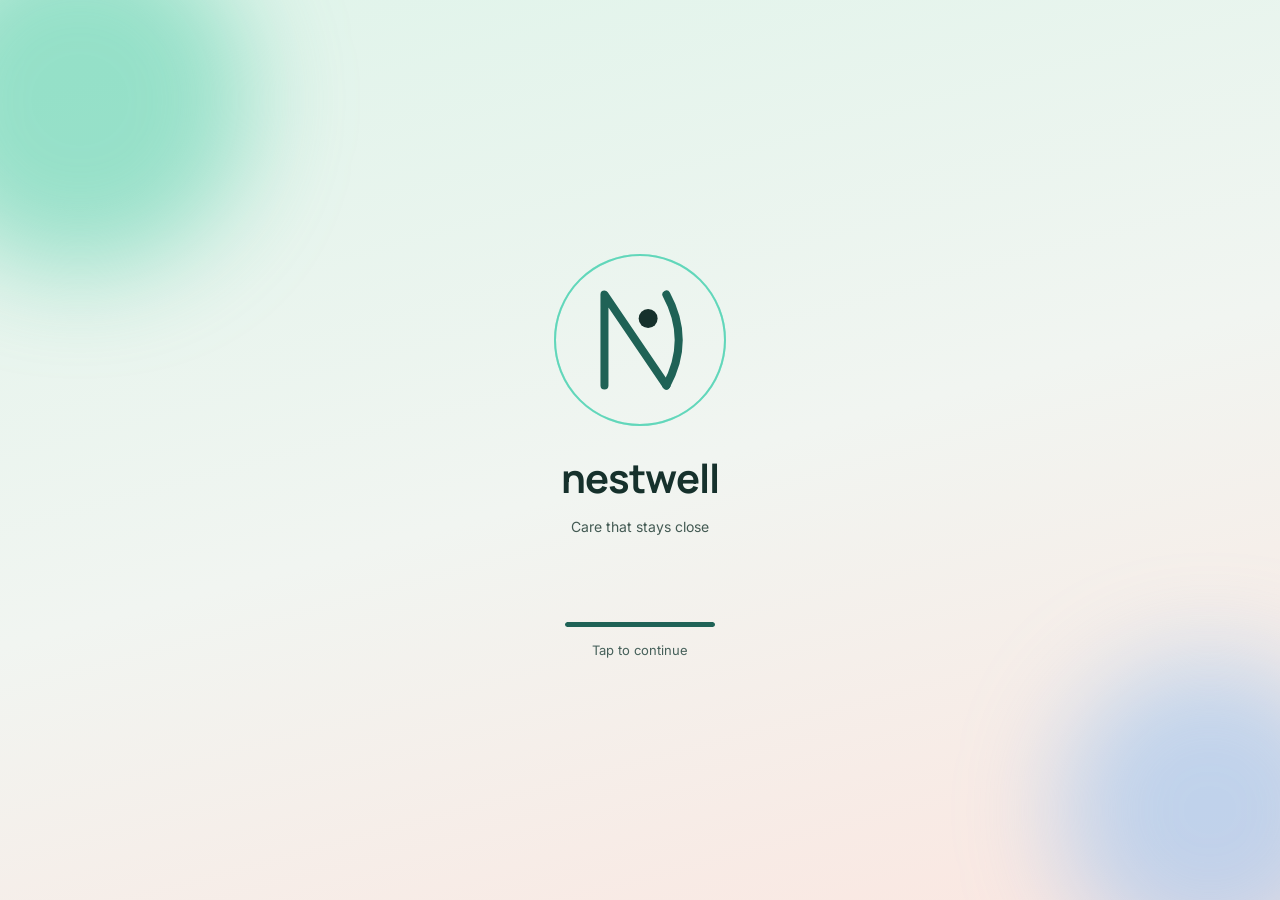
<file: index.html>
<!doctype html>
<html lang="en">
<head>
  <meta charset="utf-8">
  <meta name="viewport" content="width=device-width, initial-scale=1, viewport-fit=cover">
  <title>NestWell patient prototype</title>
  <meta name="description" content="Interactive prototype of the NestWell remote patient monitoring patient app: phone and desktop, light and dark.">
  <link rel="preconnect" href="https://fonts.googleapis.com"><link rel="preconnect" href="https://fonts.gstatic.com" crossorigin>
  <link href="https://fonts.googleapis.com/css2?family=Inter:wght@400;500;600&family=Manrope:wght@500;600;700;800&display=swap" rel="stylesheet">
  <link rel="stylesheet" href="styles/tokens.css">
  <link rel="stylesheet" href="styles/app.css">
</head>
<body>
  <button class="skip" type="button" id="skip">Skip to content</button>
  <div id="root"></div>
  <noscript>This prototype needs JavaScript.</noscript>
  <script type="module" src="src/main.js"></script>
</body>
</html>
</file>
<file: styles/tokens.css>
/* NestWell · Bioluminescent Glass tokens.
   Light = frosted porcelain glass with a mint haze. Dark = deep teal with light that glows from inside.
   Every text/background pairing below is AA or better; control boundaries are ≥ 3:1. */
:root {
  --font-head: "Manrope", system-ui, sans-serif;
  --font-body: "Inter", system-ui, sans-serif;
  --r-card: 24px;
  --r-ctrl: 16px;
  --r-pill: 999px;
  --gap: 16px;
  --focus-w: 3px;
  --ease: cubic-bezier(.22, 1, .36, 1);
  color-scheme: light;
}

body[data-nw="light"], body:not([data-nw]) {
  --bg: #f1f5f1;
  --bg-glow-1: rgba(160, 226, 204, 0.70);   /* mint */
  --bg-glow-2: rgba(252, 214, 206, 0.55);   /* blush */
  --bg-glow-3: rgba(198, 226, 244, 0.65);   /* sky */
  --surface: #ffffff;
  --surface-2: #f5faf7;
  --surface-3: #e8f1ec;
  --glass: rgba(255, 255, 255, 0.50);
  --glass-strong: rgba(255, 255, 255, 0.72);
  --glass-solid: rgba(255, 255, 255, 0.96);
  --orb-1: rgba(60, 200, 160, 0.46);
  --orb-2: rgba(255, 165, 145, 0.40);
  --orb-3: rgba(115, 180, 245, 0.42);
  --glass-edge: rgba(255, 255, 255, 0.90);       /* bevel highlight */
  --glass-line: rgba(36, 102, 90, 0.16);         /* decorative edge */
  --text: #16312c;        /* 13:1 */
  --text-2: #435a53;      /* 7.4:1 */
  --text-3: #46605a;      /* 6.4:1 on the glass */
  --brand: #1f6256;       /* 6.9:1 on white; white on brand 7.2:1 */
  --on-brand: #ffffff;
  --brand-soft: #d9f1e7;
  --accent: #35cda9;      /* glow only, never text */
  --border: rgba(36, 102, 90, 0.18);
  --control: #5f7f72;     /* 4.0:1 control boundary */
  --focus: #0f4f48;
  --glow: 0 0 0 1px rgba(53, 205, 169, 0.35), 0 8px 26px -6px rgba(53, 205, 169, 0.40);
  --shadow: 0 1px 0 var(--glass-edge) inset, 0 12px 32px -14px rgba(22, 49, 44, 0.22);
  --shadow-pop: 0 1px 0 var(--glass-edge) inset, 0 22px 48px -16px rgba(22, 49, 44, 0.32);
  --ok-fg: #1f6a47;   --ok-bg: #e4f4ea;
  --warn-fg: #7f5208; --warn-bg: #fff2da;
  --bad-fg: #a8202f;  --bad-bg: #ffe9e9;
  --info-fg: #1f5a96; --info-bg: #e6f1fb;
  --chart-1: #1f6256; --chart-2: #1f5a96; --chart-grid: rgba(36, 102, 90, 0.14);
  --nav-active-bg: #d9f1e7;
  --logo-stroke: #1f6256; --logo-dot: #16312c;
  --splash: linear-gradient(165deg, #dff4ea 0%, #f1f5f1 52%, #fbe6e0 100%);
  --page: #e4eae6;
}

body[data-nw="dark"] {
  color-scheme: dark;
  --bg: #062a2d;
  --bg-glow-1: rgba(53, 205, 169, 0.20);
  --bg-glow-2: rgba(120, 226, 214, 0.09);
  --bg-glow-3: rgba(12, 96, 90, 0.55);
  --surface: #0f4043;
  --surface-2: #14494c;
  --surface-3: #1a5659;
  --glass: rgba(18, 82, 84, 0.46);
  --glass-strong: rgba(14, 68, 70, 0.72);
  --glass-solid: rgba(10, 56, 58, 0.97);
  --orb-1: rgba(53, 205, 169, 0.36);
  --orb-2: rgba(120, 226, 214, 0.16);
  --orb-3: rgba(14, 150, 140, 0.42);
  --glass-edge: rgba(150, 245, 224, 0.22);
  --glass-line: rgba(127, 224, 200, 0.30);
  --text: #f4f7f6;        /* 15:1 */
  --text-2: #e2e8e6;      /* 12:1 neutral light grey */
  --text-3: #d3dbd8;      /* 9:1 even on the brightest glow */
  --brand: #7fe0c8;       /* fill colour; text on it is dark */
  --on-brand: #052a2c;
  --brand-soft: rgba(127, 224, 200, 0.16);
  --accent: #7fe0c8;
  --border: rgba(127, 224, 200, 0.26);
  --control: #8fb2a8;     /* 5.5:1 control boundary */
  --focus: #b9f5e8;
  --glow: 0 0 0 1px rgba(127, 224, 200, 0.55), 0 0 26px -2px rgba(53, 205, 169, 0.45);
  --shadow: 0 1px 0 var(--glass-edge) inset, 0 0 0 1px rgba(127, 224, 200, 0.06), 0 14px 34px -16px rgba(0, 0, 0, 0.65);
  --shadow-pop: 0 1px 0 var(--glass-edge) inset, 0 0 30px -4px rgba(53, 205, 169, 0.35), 0 24px 52px -16px rgba(0, 0, 0, 0.75);
  /* one colour family for every alert in dark mode: meaning comes from the icon and the label */
  --ok-fg: #b6f3e5;   --ok-bg: rgba(127, 224, 200, 0.14);
  --warn-fg: #b6f3e5; --warn-bg: rgba(127, 224, 200, 0.14);
  --bad-fg: #b6f3e5;  --bad-bg: rgba(127, 224, 200, 0.14);
  --info-fg: #b6f3e5; --info-bg: rgba(127, 224, 200, 0.14);
  --chart-1: #7fe0c8; --chart-2: #c9f6ec; --chart-grid: rgba(127, 224, 200, 0.18);
  --nav-active-bg: rgba(127, 224, 200, 0.18);
  --logo-stroke: #f4f7f6; --logo-dot: #f4f7f6;
  --splash: radial-gradient(80% 60% at 50% 30%, #0d5558 0%, #062a2d 62%, #041d20 100%);
  --page: #021416;
}
</file>
<file: styles/app.css>
/* NestWell patient app · glass + bioluminescence. Tokens live in tokens.css. */
*,*::before,*::after{box-sizing:border-box}
html,body{margin:0;height:100%}
body{font-family:var(--font-body);color:var(--text);background:var(--page,#e4eae6);-webkit-font-smoothing:antialiased;font-size:16px;line-height:1.5}
h1,h2,h3,h4{font-family:var(--font-head);margin:0;letter-spacing:-.012em;line-height:1.2;text-wrap:balance}
p{margin:0}
button{font:inherit;color:inherit;cursor:pointer;border:0;background:none;padding:0;-webkit-tap-highlight-color:transparent}
a{color:inherit}
:focus-visible{outline:var(--focus-w) solid var(--focus);outline-offset:3px;border-radius:10px}
.sr-only{position:absolute;width:1px;height:1px;overflow:hidden;clip:rect(0 0 0 0);white-space:nowrap}
.skip{position:absolute;left:8px;top:-60px;z-index:100;background:#0c201f;color:#fff;padding:12px 18px;border-radius:12px;font-weight:600}
.skip:focus{top:8px}
@media (prefers-reduced-motion:reduce){*,*::before,*::after{animation:none!important;transition:none!important;scroll-behavior:auto!important}}

/* ── prototype toolbar (outside the app) ── */
.proto-bar{position:sticky;top:0;z-index:50;display:flex;flex-wrap:wrap;gap:10px 18px;align-items:center;justify-content:space-between;padding:10px 20px;background:#07191b;color:#f4f7f6;font-size:14px}
.proto-bar .brand{font-family:var(--font-head);font-weight:800;letter-spacing:-.02em;font-size:16px}
.proto-bar .group{display:flex;gap:6px;align-items:center;flex-wrap:wrap}
.proto-bar .lbl{color:#cfd7d4;margin-right:2px}
.seg{display:inline-flex;background:#143436;border-radius:var(--r-pill);padding:3px}
.seg button{padding:6px 14px;border-radius:var(--r-pill);min-height:36px;color:#eaf0ee;transition:background .2s,transform .15s}
.seg button:hover{transform:scale(1.05)}
.seg button[aria-pressed="true"]{background:#f4f7f6;color:#07191b;font-weight:600}
.chk{display:inline-flex;gap:8px;align-items:center;color:#eaf0ee;min-height:44px}
.chk input{width:20px;height:20px;accent-color:#7fe0c8}
.stage{display:flex;justify-content:center;padding:24px 16px 40px}
.stage[data-device="phone"]{align-items:flex-start}

/* ── app frame + ambient light ── */
.app{container-type:inline-size;container-name:app;position:relative;background:var(--bg);color:var(--text);overflow:hidden;isolation:isolate;display:flex;flex-direction:column}
.stage[data-device="phone"] .app{width:390px;height:812px;border-radius:46px;border:10px solid #07191b;box-shadow:0 30px 60px -20px rgba(0,0,0,.55)}
.stage[data-device="desktop"] .app{width:min(1280px,100%);height:min(820px,calc(100vh - 110px));border-radius:20px;box-shadow:0 30px 60px -24px rgba(0,0,0,.4)}
.stage[data-device="full"] .app{width:100%;height:calc(100vh - 56px);border-radius:0}
.app::before{content:"";position:absolute;inset:0;z-index:-2;pointer-events:none;
  background:radial-gradient(60% 42% at 6% 0%,var(--bg-glow-1),transparent 70%),radial-gradient(50% 40% at 100% 18%,var(--bg-glow-2),transparent 70%),radial-gradient(60% 42% at 72% 100%,var(--bg-glow-3),transparent 70%)}
.app::after{content:"";position:absolute;z-index:-1;pointer-events:none;width:46%;aspect-ratio:1;left:-8%;bottom:-10%;border-radius:50%;
  background:radial-gradient(circle,var(--bg-glow-1),transparent 66%);filter:blur(20px);animation:drift 16s ease-in-out infinite alternate}
@keyframes drift{to{transform:translate(38%,-26%) scale(1.15)}}
.shell{display:grid;flex:1;min-height:0;grid-template-rows:1fr auto;grid-template-columns:minmax(0,1fr)}
.shell.no-nav{grid-template-rows:1fr}
.sidebar,.topbar{display:none}
.main{overflow-y:auto;overflow-x:hidden;position:relative;scrollbar-width:thin;scrollbar-color:var(--control) transparent}
.stage[data-device="phone"] .main{scrollbar-width:none}
.stage[data-device="phone"] .main::-webkit-scrollbar{display:none}
.page{padding:18px 18px 28px;display:flex;flex-direction:column;gap:18px;min-height:100%}
.status-bar{display:flex;justify-content:space-between;font-size:13px;font-weight:600;padding:12px 26px 0;flex:none}
.app[data-chrome="off"] .status-bar{display:none}

/* ── glass surfaces ── */
.card{position:relative;background:var(--glass);-webkit-backdrop-filter:blur(18px) saturate(150%);backdrop-filter:blur(18px) saturate(150%);border:1px solid var(--glass-line);border-radius:var(--r-card);padding:18px;box-shadow:var(--shadow)}
.card::before{content:"";position:absolute;inset:0;border-radius:inherit;pointer-events:none;background:linear-gradient(140deg,var(--glass-edge) 0%,transparent 38%);opacity:.55}
.card>*{position:relative}
.card.flat{box-shadow:none}
.card.pad-lg{padding:22px}
.card h3{font-size:16px}
.card.hover{transition:transform .28s var(--ease),box-shadow .28s var(--ease),border-color .28s}
.card.hover:hover,.card.hover:focus-visible{transform:translateY(-4px) scale(1.012);box-shadow:var(--shadow-pop);border-color:var(--accent)}
.card.hover:active{transform:translateY(-1px) scale(.995)}
.row{display:flex;gap:12px;align-items:center}
.row.sb{justify-content:space-between}
.col{display:flex;flex-direction:column;gap:12px}
.grid{display:grid;gap:var(--gap)}
.g2{grid-template-columns:repeat(2,minmax(0,1fr))}
.muted{color:var(--text-2)}
.tiny{font-size:14px;color:var(--text-2)}
.cap{font-size:13px;color:var(--text-3)}
.h1{font-size:28px;font-weight:800}
.h2{font-size:20px;font-weight:700}
.eyebrow{font-size:12.5px;font-weight:700;letter-spacing:.09em;text-transform:uppercase;color:var(--text-3)}
.stat{font-family:var(--font-head);font-weight:800;font-size:30px;line-height:1.1;font-variant-numeric:tabular-nums;letter-spacing:-.02em}
.unit{font-size:14px;font-weight:600;color:var(--text-2);margin-left:4px}
.ico{width:22px;height:22px;stroke:currentColor;fill:none;stroke-width:1.9;stroke-linecap:round;stroke-linejoin:round;flex:none}
.ico.sm{width:18px;height:18px}.ico.lg{width:30px;height:30px}
.ibox{width:46px;height:46px;border-radius:15px;display:grid;place-items:center;background:var(--brand-soft);color:var(--brand);flex:none;box-shadow:inset 0 1px 0 var(--glass-edge)}
body[data-nw="dark"] .ibox{color:var(--accent);box-shadow:inset 0 0 14px rgba(127,224,200,.12),0 0 18px -6px rgba(53,205,169,.5)}
.ibox.bad{background:var(--bad-bg);color:var(--bad-fg)}.ibox.warn{background:var(--warn-bg);color:var(--warn-fg)}.ibox.info{background:var(--info-bg);color:var(--info-fg)}.ibox.ok{background:var(--ok-bg);color:var(--ok-fg)}

/* ── controls ── */
.btn{position:relative;display:inline-flex;align-items:center;justify-content:center;gap:8px;min-height:50px;padding:0 24px;border-radius:var(--r-ctrl);font-weight:700;letter-spacing:.005em;transition:transform .2s var(--ease),box-shadow .25s,background .2s;text-decoration:none;overflow:hidden}
.btn.primary{background:var(--brand);color:var(--on-brand);box-shadow:0 8px 20px -10px var(--brand)}
body[data-nw="dark"] .btn.primary{box-shadow:0 0 0 1px rgba(255,255,255,.25) inset,0 0 26px -4px rgba(53,205,169,.65)}
.btn.primary::after{content:"";position:absolute;inset:0;background:linear-gradient(110deg,transparent 30%,rgba(255,255,255,.35) 50%,transparent 70%);transform:translateX(-120%);transition:transform .7s var(--ease)}
.btn.primary:hover{transform:translateY(-2px);box-shadow:var(--glow)}
.btn.primary:hover::after{transform:translateX(120%)}
.btn.ghost{background:var(--glass-strong);border:1.5px solid var(--control);color:var(--text)}
.btn.ghost:hover{transform:translateY(-2px);border-color:var(--accent);box-shadow:var(--glow)}
.btn:active{transform:scale(.97)}
.btn.block{width:100%}
.btn.sm{min-height:44px;padding:0 18px}
.btn[disabled]{opacity:.55;cursor:not-allowed;transform:none;box-shadow:none}
.btn.loading{pointer-events:none}
.btn.loading::before{content:"";width:18px;height:18px;border-radius:50%;border:2.5px solid currentColor;border-right-color:transparent;animation:spin .7s linear infinite}
@keyframes spin{to{transform:rotate(360deg)}}
.link{color:var(--brand);font-weight:700;text-decoration:underline;text-underline-offset:4px;text-decoration-thickness:1.5px;min-height:44px;display:inline-flex;align-items:center;transition:color .2s}
body[data-nw="dark"] .link{color:var(--accent)}
.link:hover{text-decoration-thickness:3px}
.field{display:flex;flex-direction:column;gap:7px}
.field label{font-size:14px;font-weight:700}
.input{min-height:50px;padding:0 16px;border-radius:var(--r-ctrl);border:1.5px solid var(--control);background:var(--glass-strong);color:var(--text);font:inherit;width:100%;transition:border-color .2s,box-shadow .25s}
.input:hover{border-color:var(--accent)}
.input:focus{outline:none;border-color:var(--accent);box-shadow:var(--glow)}
.input::placeholder{color:var(--text-3)}
select.input{padding-right:12px}
.tabs{display:flex;gap:4px;background:var(--surface-3);border:1px solid var(--glass-line);border-radius:var(--r-pill);padding:4px;overflow-x:auto;scrollbar-width:none}
.tabs::-webkit-scrollbar{display:none}
.tabs button{flex:1;min-height:44px;padding:0 16px;border-radius:var(--r-pill);font-weight:700;color:var(--text-2);white-space:nowrap;transition:background .25s var(--ease),color .2s,transform .2s,box-shadow .25s}
.tabs button:hover{color:var(--text);transform:translateY(-1px)}
.tabs button[aria-selected="true"]{background:var(--brand);color:var(--on-brand);box-shadow:var(--glow)}
.chip{display:inline-flex;align-items:center;gap:6px;padding:5px 11px;border-radius:var(--r-pill);font-size:13px;font-weight:700;background:var(--surface-3);color:var(--text)}
.chip.ok{background:var(--ok-bg);color:var(--ok-fg)}.chip.warn{background:var(--warn-bg);color:var(--warn-fg)}.chip.bad{background:var(--bad-bg);color:var(--bad-fg)}.chip.info{background:var(--info-bg);color:var(--info-fg)}
body[data-nw="dark"] .chip.ok,body[data-nw="dark"] .chip.warn,body[data-nw="dark"] .chip.bad,body[data-nw="dark"] .chip.info{border:1px solid var(--glass-line)}
.toggle{position:relative;width:56px;height:34px;border-radius:var(--r-pill);background:var(--surface-3);border:1.5px solid var(--control);flex:none;transition:background .25s,border-color .25s,box-shadow .25s}
.toggle::before{content:"";position:absolute;inset:-6px -2px}
.toggle::after{content:"";position:absolute;top:4px;left:4px;width:22px;height:22px;border-radius:50%;background:var(--control);transition:transform .35s cubic-bezier(.34,1.56,.64,1),background .2s}
.toggle[aria-checked="true"]{background:var(--brand);border-color:var(--brand);box-shadow:var(--glow)}
.toggle[aria-checked="true"]::after{transform:translateX(22px);background:var(--on-brand)}
.avatar{width:50px;height:50px;border-radius:50%;display:grid;place-items:center;font-family:var(--font-head);font-weight:800;background:linear-gradient(135deg,var(--brand-soft),var(--surface-3));color:var(--brand);border:2px solid var(--glass-edge);flex:none;box-shadow:0 0 0 1px var(--glass-line)}
body[data-nw="dark"] .avatar{color:var(--accent);box-shadow:0 0 18px -4px rgba(53,205,169,.6)}
.avatar.lg{width:92px;height:92px;font-size:30px}
.divider{height:1px;background:var(--border);border:0;margin:0}
.banner{display:flex;gap:10px;align-items:flex-start;padding:13px 15px;border-radius:var(--r-ctrl);font-size:14.5px;line-height:1.45}
.banner strong{font-weight:700}
.banner.warn{background:var(--warn-bg);color:var(--warn-fg)}.banner.info{background:var(--info-bg);color:var(--info-fg)}.banner.bad{background:var(--bad-bg);color:var(--bad-fg)}.banner.ok{background:var(--ok-bg);color:var(--ok-fg)}
body[data-nw="dark"] .banner{border:1px solid var(--glass-line);box-shadow:inset 0 0 22px rgba(127,224,200,.06)}

/* ── brand ── */
.logo-mark{display:block}
.logo-mark .ls{stroke:var(--logo-stroke)}.logo-mark .ld{fill:var(--logo-dot)}
body[data-nw="dark"] .logo-mark{filter:drop-shadow(0 0 10px rgba(127,224,200,.55))}
.logo-word{font-family:var(--font-head);font-weight:800;font-size:40px;letter-spacing:-.04em;line-height:1}
.logo-tag{font-size:15px;color:var(--text-2)}
.lockup{display:flex;align-items:center;gap:12px}
.lockup .logo-word{font-size:24px}

/* ── ECG line + loaders ── */
.ecg{width:100%;height:56px;display:block;color:var(--accent)}
.ecg path{fill:none;stroke:currentColor;stroke-width:2.6;stroke-linecap:round;stroke-linejoin:round;stroke-dasharray:300;stroke-dashoffset:300;animation:trace 2.4s linear infinite;filter:drop-shadow(0 0 5px currentColor)}
body[data-nw="light"] .ecg,body:not([data-nw]) .ecg{color:var(--brand)}
@keyframes trace{to{stroke-dashoffset:-300}}
.skeleton{border-radius:var(--r-card);min-height:90px;background:linear-gradient(100deg,var(--surface-3) 30%,var(--glass-strong) 50%,var(--surface-3) 70%);background-size:220% 100%;animation:shimmer 1.3s linear infinite;border:1px solid var(--glass-line)}
@keyframes shimmer{to{background-position:-120% 0}}
.loading-wrap{display:flex;flex-direction:column;gap:16px}
.pulse{animation:pulse 1.5s ease-in-out infinite}
@keyframes pulse{50%{transform:scale(1.12)}}
.beat{display:inline-block;animation:beat 1.4s ease-in-out infinite;transform-origin:center}
@keyframes beat{0%,100%{transform:scale(1)}14%{transform:scale(1.22)}28%{transform:scale(1)}42%{transform:scale(1.14)}}
.tick path{stroke-dasharray:40;stroke-dashoffset:40;animation:draw .6s .1s var(--ease) forwards}
@keyframes draw{to{stroke-dashoffset:0}}

/* ── entrance (only when the route changes) ── */
.app[data-enter] .page>*{animation:rise .55s var(--ease) both}
.app[data-enter] .page>*:nth-child(2){animation-delay:.05s}.app[data-enter] .page>*:nth-child(3){animation-delay:.1s}
.app[data-enter] .page>*:nth-child(4){animation-delay:.15s}.app[data-enter] .page>*:nth-child(5){animation-delay:.2s}
.app[data-enter] .page>*:nth-child(n+6){animation-delay:.25s}
@keyframes rise{from{opacity:0;transform:translateY(14px)}}

/* ── phone bottom navigation ── */
.bottom-nav{display:grid;grid-template-columns:repeat(5,1fr);align-items:end;margin:0 10px 12px;padding:16px 6px 8px;border-radius:30px;background:var(--glass-strong);-webkit-backdrop-filter:blur(20px);backdrop-filter:blur(20px);border:1px solid var(--glass-line);box-shadow:var(--shadow-pop)}
.bottom-nav button{display:flex;flex-direction:column;align-items:center;justify-content:center;gap:3px;min-height:52px;font-size:12.5px;font-weight:700;color:var(--text-2);border-radius:18px;transition:transform .25s var(--ease),background .25s,color .2s}
.bottom-nav button:hover{transform:translateY(-3px);color:var(--text)}
.bottom-nav button[aria-current="page"]{color:var(--brand);background:var(--nav-active-bg);box-shadow:var(--glow)}
body[data-nw="dark"] .bottom-nav button[aria-current="page"]{color:var(--accent)}
.bottom-nav .fab,.bottom-nav .fab[aria-current="page"]{background:var(--brand);color:var(--on-brand);border-radius:50%;width:56px;height:56px;min-height:56px;justify-self:center;margin-top:-10px;box-shadow:var(--glow)}
.bottom-nav .fab:hover{transform:translateY(-4px) scale(1.08)}
.bottom-nav .fab .ico{width:26px;height:26px}
.bottom-nav .fab[aria-current="page"]{outline:3px solid var(--nav-active-bg);outline-offset:2px}
.back{display:inline-flex;align-items:center;gap:6px;min-height:44px;font-weight:700;color:var(--text-2);transition:transform .2s,color .2s}
.back:hover{color:var(--text);transform:translateX(-3px)}

/* ── onboarding ── */
.splash{min-height:100%;background:var(--splash);display:flex;flex-direction:column;align-items:center;justify-content:center;text-align:center;gap:16px;padding:36px 28px}
.halo{position:relative;display:grid;place-items:center;width:150px;height:150px}
.halo::before,.halo::after{content:"";position:absolute;inset:0;border-radius:50%;border:1.5px solid var(--accent);opacity:.0;animation:ripple 3.2s ease-out infinite}
.halo::after{animation-delay:1.6s}
@keyframes ripple{0%{transform:scale(.55);opacity:.7}100%{transform:scale(1.35);opacity:0}}
.dots{display:flex;gap:8px;justify-content:center}
.dots i{width:8px;height:8px;border-radius:50%;background:var(--control);opacity:.5;transition:width .35s var(--ease),opacity .3s}
.dots i.on{width:28px;border-radius:8px;opacity:1;background:var(--brand)}
body[data-nw="dark"] .dots i.on{box-shadow:var(--glow)}
.auth-wrap{min-height:100%;display:flex;flex-direction:column;justify-content:center;padding:24px 22px;gap:18px}

/* ── measure ring ── */
.ring{--p:0;width:224px;height:224px;border-radius:50%;display:grid;place-items:center;background:conic-gradient(var(--accent) calc(var(--p)*1%),var(--surface-3) 0);margin:0 auto;position:relative;box-shadow:0 0 40px -6px rgba(53,205,169,.45)}
.ring::before{content:"";position:absolute;inset:14px;border-radius:50%;background:var(--glass-strong)}
.ring>div{position:relative;text-align:center}
.steps{display:flex;gap:6px}.steps i{flex:1;height:6px;border-radius:6px;background:var(--surface-3);transition:background .4s}.steps i.on{background:var(--brand);box-shadow:0 0 10px -1px var(--accent)}

/* ── charts ── */
.chart{width:100%;height:auto;display:block}
.chart .grid{stroke:var(--chart-grid);stroke-width:1}
.chart text{fill:var(--text-2);font-size:11.5px;font-family:var(--font-body)}
.chart .line{fill:none;stroke:var(--chart-1);stroke-width:2.8;stroke-linecap:round;stroke-linejoin:round}
.chart .line2{fill:none;stroke:var(--chart-2);stroke-width:2.6;stroke-dasharray:6 5;stroke-linecap:round}
.chart .area{fill:var(--chart-1);opacity:.16}
body[data-nw="dark"] .chart .line{filter:drop-shadow(0 0 5px rgba(127,224,200,.7))}
.chart .line{stroke-dasharray:1200;stroke-dashoffset:0}
.app[data-enter] .chart .line{animation:drawline 1.1s var(--ease) both}
@keyframes drawline{from{stroke-dashoffset:1200}}
.spark{width:100%;height:44px}
table.data{width:100%;border-collapse:collapse;font-size:14.5px}
table.data th,table.data td{text-align:left;padding:10px 6px;border-bottom:1px solid var(--border)}
table.data th{color:var(--text-2);font-weight:700}

/* ── lists ── */
.list{display:flex;flex-direction:column;gap:10px}
.item{position:relative;display:flex;gap:13px;align-items:center;padding:13px 14px;min-height:60px;border-radius:var(--r-ctrl);background:var(--glass-strong);border:1px solid var(--glass-line);text-align:left;width:100%;transition:transform .25s var(--ease),box-shadow .25s,border-color .25s}
button.item:hover,a.item:hover{transform:translateY(-3px);box-shadow:var(--shadow-pop);border-color:var(--accent)}
button.item:active{transform:scale(.99)}
.item .grow{flex:1;min-width:0}
.item .t{font-weight:700}
.item .s{font-size:14px;color:var(--text-2)}
.item.unread{border-color:var(--control);box-shadow:inset 4px 0 0 var(--accent)}
.item[aria-checked="true"]{border-color:var(--accent)}
.check{width:30px;height:30px;border-radius:50%;border:2px solid var(--control);display:grid;place-items:center;flex:none;color:transparent;transition:background .25s,border-color .25s,transform .3s cubic-bezier(.34,1.56,.64,1)}
.check.on{background:var(--brand);border-color:var(--brand);color:var(--on-brand);box-shadow:var(--glow)}
.item[data-pop] .check.on{animation:pop .45s cubic-bezier(.34,1.56,.64,1)}
@keyframes pop{0%{transform:scale(.6)}60%{transform:scale(1.25)}100%{transform:scale(1)}}
.thumb{width:76px;height:76px;border-radius:18px;flex:none;display:grid;place-items:center;color:#fff;box-shadow:inset 0 1px 0 rgba(255,255,255,.35)}

/* ── vital card ── */
.vcard{display:flex;flex-direction:column;gap:8px;width:100%;text-align:left;min-height:176px}
.vcard .vtop{display:flex;justify-content:space-between;align-items:center;gap:8px}
.vcard .vlabel{font-weight:700;font-size:14.5px}
.vcard .vval{display:flex;flex-direction:column;gap:0}
.vcard .vval .unit{margin:2px 0 0}
.vcard .vtrend{display:flex;align-items:flex-end;justify-content:space-between;gap:8px;margin-top:auto}
.vcard .vtrend .spark{width:52%}
.delta{font-size:13px;font-weight:700;color:var(--ok-fg);display:inline-flex;gap:4px;align-items:center}
.goals{display:grid;gap:var(--gap);grid-template-columns:minmax(0,1fr)}
.goal{display:flex;gap:14px;align-items:flex-start}

/* ── modal / toast ── */
.scrim{position:absolute;inset:0;background:rgba(3,22,24,.58);-webkit-backdrop-filter:blur(4px);backdrop-filter:blur(4px);display:flex;align-items:flex-end;justify-content:center;z-index:30;animation:fade .25s}
.sheet{background:var(--glass-strong);border:1px solid var(--glass-line);width:100%;max-height:92%;overflow:auto;border-radius:28px 28px 0 0;padding:22px;display:flex;flex-direction:column;gap:14px;animation:up .4s var(--ease);box-shadow:var(--shadow-pop);-webkit-backdrop-filter:blur(24px);backdrop-filter:blur(24px)}
@keyframes fade{from{opacity:0}}@keyframes up{from{transform:translateY(36px);opacity:0}}
.toast{position:absolute;left:50%;bottom:104px;transform:translateX(-50%);background:var(--glass-strong);color:var(--text);border:1px solid var(--accent);padding:13px 20px;border-radius:var(--r-pill);font-size:14.5px;font-weight:600;z-index:40;max-width:90%;box-shadow:var(--glow);animation:toastin .4s var(--ease)}
@keyframes toastin{from{opacity:0;transform:translate(-50%,16px)}}
.msg{max-width:84%;padding:11px 15px;border-radius:20px;font-size:15px;animation:rise .35s var(--ease)}
.msg.them{background:var(--glass-strong);border:1px solid var(--glass-line);align-self:flex-start;border-bottom-left-radius:6px}
.msg.me{background:var(--brand);color:var(--on-brand);align-self:flex-end;border-bottom-right-radius:6px;box-shadow:var(--glow)}

/* ── DESKTOP (container ≥ 880px) ── */
@container app (min-width: 880px){
  .shell{grid-template-columns:260px minmax(0,1fr);grid-template-rows:auto 1fr}
  .shell.no-nav{grid-template-columns:minmax(0,1fr);grid-template-rows:1fr}
  .sidebar{display:flex;flex-direction:column;gap:6px;grid-row:1/3;padding:22px 14px;margin:12px 0 12px 12px;border-radius:26px;background:var(--glass);-webkit-backdrop-filter:blur(20px);backdrop-filter:blur(20px);border:1px solid var(--glass-line);box-shadow:var(--shadow);overflow:auto}
  .sidebar .brandrow{padding:4px 10px 20px}
  .sidebar button.nav{position:relative;display:flex;align-items:center;gap:13px;min-height:48px;padding:0 14px;border-radius:16px;font-weight:700;color:var(--text-2);text-align:left;transition:transform .25s var(--ease),background .25s,color .2s,box-shadow .25s}
  .sidebar button.nav:hover{background:var(--surface-3);color:var(--text);transform:translateX(4px)}
  .sidebar button.nav[aria-current="page"]{background:var(--nav-active-bg);color:var(--text);box-shadow:var(--glow)}
  .sidebar button.nav[aria-current="page"]::before{content:"";position:absolute;left:-14px;top:12px;bottom:12px;width:4px;border-radius:4px;background:var(--accent);box-shadow:0 0 12px var(--accent)}
  .sidebar .push{flex:1}
  .topbar{display:flex;align-items:center;gap:16px;padding:16px 28px 4px}
  .topbar .search{flex:1;max-width:520px;position:relative}
  .topbar .search .ico{position:absolute;left:16px;top:16px;color:var(--text-3)}
  .topbar .search input{padding-left:46px}
  .topbar .sp{flex:1}
  .iconbtn{width:48px;height:48px;border-radius:50%;display:grid;place-items:center;background:var(--glass-strong);border:1px solid var(--glass-line);position:relative;transition:transform .25s var(--ease),box-shadow .25s}
  .iconbtn:hover{transform:scale(1.1);box-shadow:var(--glow)}
  .iconbtn:hover .ico{animation:wiggle .6s}
  @keyframes wiggle{20%{transform:rotate(-14deg)}50%{transform:rotate(12deg)}80%{transform:rotate(-6deg)}}
  .iconbtn .dot{position:absolute;top:10px;right:11px;width:10px;height:10px;border-radius:50%;background:var(--accent);border:2px solid var(--surface);box-shadow:0 0 8px var(--accent)}
  .bottom-nav,.status-bar{display:none}
  .page{padding:10px 30px 40px;gap:22px}
  .h1{font-size:32px}
  .g-d2{grid-template-columns:repeat(2,minmax(0,1fr))}
  .g-d3{grid-template-columns:repeat(3,minmax(0,1fr))}
  .g-d4{grid-template-columns:repeat(4,minmax(0,1fr))}
  .goals{grid-template-columns:repeat(2,minmax(0,1fr))}
  .split{display:grid;grid-template-columns:1.6fr 1fr;gap:var(--gap);align-items:start}
  .split.even{grid-template-columns:1fr 1fr}
  .home-grid{display:grid;grid-template-columns:repeat(4,minmax(0,1fr));gap:var(--gap);align-items:stretch}
  .home-grid .plan{grid-column:3/5;grid-row:1/3}
  .home-grid .a2{grid-column:span 2}
  .scrim{align-items:center}
  .sheet{max-width:540px;border-radius:28px;max-height:86%}
  .toast{bottom:30px}
  .auth-split{display:grid;grid-template-columns:1.1fr 1fr;min-height:100%}
  .auth-split .art{background:var(--splash);display:flex;flex-direction:column;justify-content:center;align-items:center;gap:16px;padding:40px;text-align:center}
  .res-grid{grid-template-columns:repeat(3,minmax(0,1fr))}
  .phone-only{display:none!important}
}
@container app (max-width: 879px){
  .g-d2,.g-d3,.g-d4{grid-template-columns:repeat(2,minmax(0,1fr))}
  .split,.split.even{display:flex;flex-direction:column;gap:var(--gap)}
  .home-grid{display:grid;grid-template-columns:repeat(2,minmax(0,1fr));gap:12px}
  .home-grid .plan,.home-grid .a2{grid-column:1/3}
  .auth-split{display:block}
  .auth-split .art{display:none}
  .desktop-only{display:none!important}
  .res-grid{grid-template-columns:1fr}
  header.row.sb{flex-wrap:wrap}
  .page{padding-top:12px}
  .vcard .stat{font-size:28px}
}
#page-title:focus,#main-content:focus{outline:none}
body[data-nw="dark"] .bottom-nav .fab,body[data-nw="dark"] .bottom-nav .fab[aria-current="page"]{color:var(--on-brand)}

/* ═════ v3: visible glass, aligned header/bell, redesigned vital card ═════ */
.page{position:relative;background:
  radial-gradient(48% 30% at 4% 4%,var(--orb-1),transparent 70%),
  radial-gradient(42% 28% at 100% 22%,var(--orb-2),transparent 70%),
  radial-gradient(52% 30% at 12% 62%,var(--orb-3),transparent 72%),
  radial-gradient(46% 28% at 96% 92%,var(--orb-1),transparent 70%)}
.card{background:var(--glass);-webkit-backdrop-filter:blur(26px) saturate(190%);backdrop-filter:blur(26px) saturate(190%);border:1px solid var(--glass-edge);
  box-shadow:0 0 0 1px var(--glass-line),inset 0 1px 0 var(--glass-edge),inset 0 -18px 30px -22px var(--glass-line),0 18px 36px -18px rgba(22,49,44,.28)}
.card::before{background:linear-gradient(135deg,var(--glass-edge) 0%,transparent 34%,transparent 70%,var(--glass-line) 100%);opacity:.8}
body[data-nw="dark"] .card{box-shadow:0 0 0 1px rgba(127,224,200,.10),inset 0 1px 0 var(--glass-edge),inset 0 0 36px -14px rgba(127,224,200,.22),0 0 34px -12px rgba(53,205,169,.30),0 20px 40px -18px rgba(0,0,0,.7)}
.item,.tabs,.input{-webkit-backdrop-filter:blur(14px);backdrop-filter:blur(14px)}
.item{background:var(--glass-strong)}
.tabs{background:var(--glass)}
.sheet,.toast{background:var(--glass-solid)}
.bottom-nav{background:var(--glass-strong);-webkit-backdrop-filter:blur(26px) saturate(190%);backdrop-filter:blur(26px) saturate(190%);border-color:var(--glass-edge)}

/* header + bell: title block flexes, action sits top-right and never wraps oddly */
header.row.sb{align-items:flex-start;flex-wrap:wrap;gap:12px}
.head-title{flex:1 1 200px;min-width:0}
.head-right{flex:none;align-self:flex-start}
.iconbtn{width:48px;height:48px;border-radius:50%;display:grid;place-items:center;background:var(--glass-strong);border:1px solid var(--glass-edge);box-shadow:0 0 0 1px var(--glass-line),var(--shadow);position:relative;transition:transform .25s var(--ease),box-shadow .25s;color:var(--text);flex:none}
.iconbtn:hover{transform:scale(1.1);box-shadow:var(--glow)}
.iconbtn:hover .ico{animation:wiggle .6s}
@keyframes wiggle{20%{transform:rotate(-14deg)}50%{transform:rotate(12deg)}80%{transform:rotate(-6deg)}}
.iconbtn .dot{position:absolute;top:11px;right:12px;width:10px;height:10px;border-radius:50%;background:var(--bad-fg);border:2px solid var(--surface);box-shadow:0 0 8px var(--accent)}
body[data-nw="dark"] .iconbtn .dot{background:var(--accent)}

/* vital card: same structure on every card so rows line up */
.vcard{display:grid;grid-template-rows:auto auto auto 1fr auto;gap:6px;min-height:0;text-align:left}
.vcard .vtop{display:flex;align-items:center;justify-content:space-between}
.vcard .vico{width:38px;height:38px;border-radius:12px}
.vcard .vlabel{font-weight:700;font-size:14px;color:var(--text-2);margin-top:4px;white-space:nowrap}
.vcard .vval{display:flex;align-items:baseline;gap:6px;flex-wrap:wrap}
.vcard .stat{font-size:28px;line-height:1}
.vcard .vunit{font-size:13px;font-weight:700;color:var(--text-2);white-space:nowrap}
.vcard .vspark{align-self:end;margin:6px -2px 0}
.vcard .spark{width:100%;height:40px}
.vcard .vrange{font-size:12.5px;line-height:1.35;color:var(--text-3);font-weight:600}
.delta{font-size:13px;font-weight:800;color:var(--ok-fg);background:var(--ok-bg);padding:3px 9px;border-radius:var(--r-pill);white-space:nowrap}
body[data-nw="dark"] .delta{border:1px solid var(--glass-line)}
.home-grid{align-items:stretch}
.home-grid>.vcard{height:100%}
@container app (min-width: 880px){
  .vcard .stat{font-size:32px}
  .vcard .vlabel{font-size:15px}
  .iconbtn{width:48px;height:48px}
}
.vcard .vrange{min-height:2.7em}
@container app (min-width: 880px){.vcard .vrange{min-height:1.4em}}
.topbar .search .ico{z-index:2;pointer-events:none}
@container app (min-width: 880px){.topbar .search .ico{top:15px}.phone-only{display:none!important}}

/* ═════ v4: calmer type scale + airier spacing ═════
   Phone  : page title 24 · section 17 · body 15–16 · secondary 14 · caption 12.5
   Desktop: page title 28 · section 18 · body 16 · secondary 14 · caption 13        */
body{font-size:16px;line-height:1.55}
.h1{font-size:24px;font-weight:700;letter-spacing:-.015em}
.h2{font-size:17px;font-weight:700}
.card h3,h3{font-size:16px;font-weight:700}
.eyebrow{font-size:12px;font-weight:600;letter-spacing:.1em}
.stat{font-size:24px;font-weight:700}
.unit{font-size:13px;font-weight:600}
.tiny{font-size:14px;line-height:1.5}
.cap{font-size:12.5px;line-height:1.45}
.muted{line-height:1.5}
.btn{font-size:15px;font-weight:600;min-height:48px;padding:0 22px}
.btn.sm{font-size:14.5px}
.link{font-weight:600}
.tabs button{font-size:14.5px;font-weight:600}
.chip{font-size:12.5px;font-weight:600}
.item{padding:14px 16px;gap:14px}
.item .t{font-weight:600;font-size:15px}
.item .s{font-size:13.5px}
.banner{font-size:14px;padding:14px 16px}
.field label{font-weight:600;font-size:14px}
.input{font-size:15px}
.logo-word{font-size:34px;font-weight:700}
.lockup .logo-word{font-size:22px;font-weight:700}
.logo-tag{font-size:14px}
.bottom-nav button{font-size:12px;font-weight:600}
.page{padding:20px 20px 32px;gap:20px}
.card{padding:20px}
.card.pad-lg{padding:24px}
.grid{gap:16px}
.home-grid{gap:14px}
.vcard{gap:7px}
.vcard .stat{font-size:24px}
.vcard .vlabel{font-size:13.5px;font-weight:600}
.vcard .vunit{font-size:12.5px}
.vcard .vrange{font-size:12px}
.delta{font-size:12px;font-weight:700}
.ibox{width:44px;height:44px;border-radius:14px}
.vcard .vico{width:36px;height:36px}
.avatar{font-weight:700}
.thumb{width:68px;height:68px}
table.data{font-size:14px}
.sheet{padding:24px;gap:16px}
.splash{gap:14px}
@container app (min-width: 880px){
  .h1{font-size:28px}
  .h2{font-size:18px}
  .stat{font-size:28px}
  .vcard .stat{font-size:28px}
  .vcard .vlabel{font-size:14px}
  .vcard .vunit,.vcard .vrange{font-size:13px}
  .delta{font-size:12.5px}
  .cap{font-size:13px}
  .shell{grid-template-columns:248px minmax(0,1fr)}
  .sidebar{padding:28px 16px 20px;margin:16px 0 16px 16px;gap:8px}
  .sidebar .brandrow{padding:2px 12px 28px}
  .sidebar button.nav{min-height:46px;padding:0 16px;gap:14px;font-size:15px;font-weight:600;border-radius:14px}
  .sidebar button.nav .ico{width:20px;height:20px}
  .sidebar .push{min-height:16px}
  .sidebar .nav-foot{border-top:1px solid var(--glass-line);padding-top:12px;margin-top:8px;display:flex;flex-direction:column;gap:8px}
  .topbar{padding:22px 40px 6px;gap:18px}
  .topbar .search{max-width:480px}
  .topbar .search input{font-size:14.5px}
  .page{padding:16px 40px 56px;gap:28px}
  .card{padding:24px}
  .card.pad-lg{padding:28px}
  .grid{gap:20px}
  .home-grid{gap:20px}
  .split{gap:24px}
  .item{padding:16px 18px}
  .vcard .vrange{min-height:1.4em}
}
/* short windows: keep the sidebar clean instead of scrolling */
@media (max-height: 780px){
  @container app (min-width: 880px){
    .sidebar{padding:20px 14px 14px;gap:4px}
    .sidebar .brandrow{padding-bottom:16px}
    .sidebar button.nav{min-height:42px}
  }
}
@media (max-height: 780px){
  @container app (min-width: 880px){
    .sidebar{padding:16px 12px 10px;gap:2px;margin:12px 0 12px 12px}
    .sidebar .brandrow{padding:0 12px 10px}
    .sidebar button.nav{min-height:40px}
    .sidebar .nav-foot{padding-top:8px;margin-top:2px;gap:2px}
    .sidebar .push{min-height:4px}
  }
}
.head-title .muted{font-size:14px;line-height:1.5}
@container app (min-width: 880px){.head-title .muted{font-size:15px}}
.item.dev{align-items:center}
@container app (max-width: 879px){
  .item.dev{flex-wrap:wrap;align-items:flex-start}
  .item.dev>.grow{flex:1 1 calc(100% - 70px)}
  .item.dev>.btn{margin-left:58px}
}

/* completed state: positive, readable, no strikethrough */
.item.done{background:linear-gradient(90deg,var(--brand-soft) 0%,var(--glass-strong) 75%);border-color:var(--accent);box-shadow:inset 4px 0 0 var(--accent)}
body[data-nw="dark"] .item.done{background:linear-gradient(90deg,rgba(127,224,200,.20) 0%,var(--glass-strong) 78%);box-shadow:inset 4px 0 0 var(--accent),0 0 22px -8px rgba(53,205,169,.5)}
.item.done .t{color:var(--text)}
.item.done .s{color:var(--text-2)}
.done-chip{flex:none;animation:chipin .4s var(--ease)}
@keyframes chipin{from{opacity:0;transform:translateX(8px) scale(.9)}}

/* ═════ light theme: subtle luminous rim (as in the case-study deck). Dark theme is untouched. ═════ */
body[data-nw="light"] .card{
  box-shadow:0 0 0 1px var(--glass-line),inset 0 1px 0 var(--glass-edge),inset 0 -18px 30px -22px var(--glass-line),
    0 0 0 3px rgba(255,255,255,.38),0 0 22px 2px rgba(255,255,255,.80),0 18px 36px -18px rgba(22,49,44,.22)}
body[data-nw="light"] .card.hover:hover,body[data-nw="light"] .card.hover:focus-visible{
  box-shadow:0 0 0 1px rgba(53,205,169,.45),inset 0 1px 0 var(--glass-edge),
    0 0 0 4px rgba(255,255,255,.55),0 0 30px 4px rgba(255,255,255,.95),0 0 26px -2px rgba(53,205,169,.32),0 22px 40px -18px rgba(22,49,44,.26)}
body[data-nw="light"] .bottom-nav{box-shadow:0 0 0 1px var(--glass-line),0 0 0 3px rgba(255,255,255,.4),0 0 24px 2px rgba(255,255,255,.8),0 18px 34px -16px rgba(22,49,44,.24)}
@container app (min-width: 880px){
  body[data-nw="light"] .sidebar{box-shadow:0 0 0 1px var(--glass-line),inset 0 1px 0 var(--glass-edge),0 0 0 3px rgba(255,255,255,.38),0 0 24px 2px rgba(255,255,255,.8),0 18px 36px -18px rgba(22,49,44,.2)}
}
body[data-nw="light"] .sheet{box-shadow:0 0 0 1px var(--glass-line),0 0 30px 4px rgba(255,255,255,.7),var(--shadow-pop)}

/* phone: completed chip shrinks to a check icon so long titles keep their width */
@container app (max-width:879px){
  .done-chip{padding:0;width:32px;height:32px;min-height:0;justify-content:center;border-radius:50%}
  .done-chip .done-txt{position:absolute;width:1px;height:1px;overflow:hidden;clip:rect(0 0 0 0);white-space:nowrap}
}

/* ═════ v5: compact, proportional vital cards with a range gauge ═════ */
.card.next{padding:14px 18px;gap:12px;flex-wrap:wrap}
.card.next .ibox{width:40px;height:40px;border-radius:13px}
.card.next .h2{font-size:16.5px}
.card.next .btn{min-height:44px;padding:0 22px}
@container app (max-width:879px){.card.next .btn{width:100%}}
.vcard{display:flex;flex-direction:column;gap:8px;padding:14px 16px;min-height:0;justify-content:flex-start}
.vcard .vtop{display:flex;align-items:center;justify-content:space-between;gap:6px}
.vcard .vlabel{margin:0;font-size:13.5px;font-weight:700;color:var(--text-2);white-space:nowrap;overflow:hidden;text-overflow:ellipsis}
.vcard .delta{flex:none;white-space:nowrap}
.vcard .vval{display:flex;flex-wrap:nowrap;align-items:baseline;gap:5px;white-space:nowrap}
.vcard .stat{font-size:26px;line-height:1.05}
.vcard .vunit{font-size:12.5px;white-space:nowrap}
.gauge{position:relative;display:block;height:8px;border-radius:99px;background:var(--surface-3);box-shadow:inset 0 0 0 1px var(--border)}
.gauge .zone{position:absolute;top:0;bottom:0;border-radius:99px;background:var(--brand);opacity:.35}
body[data-nw="dark"] .gauge .zone{background:var(--accent);opacity:.45}
.gauge .mark{position:absolute;top:50%;width:16px;height:16px;margin:-8px 0 0 -8px;border-radius:50%;background:var(--brand);border:3px solid var(--surface);box-shadow:0 0 0 1px var(--brand),0 0 12px rgba(53,205,169,.6);transition:left .6s var(--ease)}
body[data-nw="dark"] .gauge .mark{background:var(--accent);border-color:var(--bg);box-shadow:0 0 0 1px var(--accent),0 0 14px rgba(127,224,200,.8)}
.gauge .fill{position:absolute;left:0;top:0;bottom:0;border-radius:99px;background:var(--brand)}
body[data-nw="dark"] .gauge .fill{background:var(--accent)}
.vcard .vfoot{display:flex;align-items:center;gap:6px;flex-wrap:wrap;font-size:12px;line-height:1.3;color:var(--text-2);font-weight:600}
.vcard .vnote{display:inline-flex;align-items:center;gap:3px;font-weight:700;color:var(--text);white-space:nowrap}
.vcard .vnote svg{width:14px;height:14px}
.vcard .vrange{min-height:0!important;font-size:12px;color:var(--text-2)}
.vcard .vrange::before{content:"· "}
.vcard .vnote:empty+.vrange::before{content:""}
.vcard .vval{flex-direction:row!important;flex-wrap:nowrap!important;align-items:baseline}
.vcard .vval .unit{margin:0}
.vcard .vfoot{flex-direction:column;align-items:flex-start;gap:1px}
.vcard .vrange::before{content:""!important}
.vcard .delta{padding:3px 8px;font-size:12px;min-height:0}
.vcard .vlabel{font-size:13px}
.vcard .vlabel{overflow:visible;text-overflow:clip}
.vcard .vfoot{width:100%;gap:3px}
.vcard .vline{display:flex;align-items:center;justify-content:space-between;gap:6px;width:100%}
.home-grid>.vcard{height:auto!important;align-self:start}
@container app (min-width:880px){
  .home-grid .plan{grid-column:span 2;grid-row:auto}
  .home-grid>.card:not(.vcard){align-self:stretch}
}

/* ═════ v6: compact density — no oversized objects ═════ */
.page{padding:14px 16px 24px;gap:14px}
.card{padding:14px 16px}
.card.pad-lg{padding:16px 18px}
.col{gap:10px}
.list{gap:8px}
.item{padding:10px 12px;gap:12px;min-height:52px}
.btn{min-height:44px;padding:0 20px}
.tabs button{min-height:40px;padding:0 14px}
.tabs{padding:3px}
.avatar{width:42px;height:42px;font-size:14px}
.ibox{width:38px;height:38px;border-radius:12px}
.check{transform:scale(.92)}
.h2{font-size:16px}
@container app (min-width:880px){
  .page{padding:12px 36px 36px;gap:18px}
  .card{padding:16px 20px}
  .card.pad-lg{padding:18px 22px}
  .split{gap:18px}
  .item{padding:10px 14px}
  .home-grid{gap:16px}
}

/* ═════ real-time (simulated) vitals ═════ */
.livepill{display:inline-flex;align-items:center;gap:5px;padding:2px 8px;border-radius:99px;background:var(--brand-soft);color:var(--text);font-size:11.5px;font-weight:700;letter-spacing:.02em;white-space:nowrap}
.livepill i{width:7px;height:7px;border-radius:50%;background:var(--brand);box-shadow:0 0 0 0 rgba(53,205,169,.7);animation:livedot 1.6s ease-out infinite}
body[data-nw="dark"] .livepill i{background:var(--accent)}
@keyframes livedot{70%{box-shadow:0 0 0 7px rgba(53,205,169,0)}100%{box-shadow:0 0 0 0 rgba(53,205,169,0)}}
.vcard .vtop{gap:6px}
.vcard[data-live].flash .stat{animation:valflash .7s var(--ease)}
@keyframes valflash{0%{opacity:.35;transform:translateY(4px)}100%{opacity:1;transform:none}}
.vcard[data-live="hr"] .vico{animation:beat 1.2s ease-in-out infinite}
.vcard .stat{display:inline-block;min-width:1.2ch;font-variant-numeric:tabular-nums}
.livebox{display:flex;flex-direction:column;gap:6px;width:100%}
.livebox .cap b{color:var(--text)}
.live-ecg{--beat:2.5s;position:relative;height:64px;overflow:hidden;border-radius:14px;background:var(--surface-3);box-shadow:inset 0 0 0 1px var(--border);
  -webkit-mask-image:linear-gradient(90deg,transparent,#000 12%,#000 88%,transparent);mask-image:linear-gradient(90deg,transparent,#000 12%,#000 88%,transparent)}
.live-ecg svg{position:absolute;left:0;top:0;width:200%;height:100%}
.live-ecg .sweep{animation:ecgrun var(--beat) linear infinite}
.live-ecg path{fill:none;stroke:var(--brand);stroke-width:2.2;stroke-linecap:round;stroke-linejoin:round;vector-effect:non-scaling-stroke;filter:drop-shadow(0 0 4px rgba(53,205,169,.7))}
body[data-nw="dark"] .live-ecg path{stroke:var(--accent)}
@keyframes ecgrun{to{transform:translateX(-100px)}}
@media (prefers-reduced-motion:reduce){.live-ecg .sweep,.livepill i,.vcard[data-live] .vico,.vcard[data-live].flash .stat{animation:none}}

/* profile photos */
.avatar{overflow:hidden;position:relative;flex:none}
.avatar img{position:absolute;inset:0;width:100%;height:100%;object-fit:cover;object-position:center 20%;border-radius:inherit}
.avatar.lg img{object-position:center 15%}

/* ═════ connection to care team ═════ */
.linkpill{display:inline-flex;align-items:center;gap:7px;min-height:40px;padding:0 14px;border-radius:99px;font-weight:700;font-size:13px;white-space:nowrap;border:1.5px solid var(--control);background:var(--glass-strong);color:var(--text);transition:transform .2s var(--ease),box-shadow .25s}
.linkpill:hover{transform:translateY(-1px);box-shadow:var(--glow)}
.linkpill.ok{border-color:var(--ok-fg);background:var(--ok-bg);color:var(--ok-fg)}
.linkpill.warn{border-color:var(--warn-fg);background:var(--warn-bg);color:var(--warn-fg)}
.linkpill.bad{border-color:var(--bad-fg);background:var(--bad-bg);color:var(--bad-fg)}
.linkpill svg{flex:none}
.linkbar{display:none}
@container app (max-width:879px){.linkbar{display:flex;justify-content:flex-end;padding:8px 16px 0}}
.linkcard{display:flex;flex-direction:column;gap:10px}
.linkcard.ok{border-color:var(--ok-fg)}
.linkcard.warn{border-color:var(--warn-fg)}
.linkcard.bad{border-color:var(--bad-fg)}
.lk-head{display:flex;flex-wrap:wrap;align-items:center;gap:6px 12px}
.lk-state{display:inline-flex;align-items:center;gap:6px;padding:4px 11px;border-radius:99px;font-size:12.5px;font-weight:700}
.lk-state.ok{background:var(--ok-bg);color:var(--ok-fg)}.lk-state.warn{background:var(--warn-bg);color:var(--warn-fg)}.lk-state.bad{background:var(--bad-bg);color:var(--bad-fg)}
.lflow{display:grid;grid-template-columns:1fr 34px 1fr 34px 1fr;align-items:start;gap:0}
.lnode{display:flex;flex-direction:column;align-items:center;text-align:center;gap:2px;font-size:12px;color:var(--text-2);min-width:0}
.lnode b{font-size:13px;color:var(--text)}
.lring{position:relative;width:46px;height:46px;border-radius:50%;display:grid;place-items:center;background:var(--brand-soft);color:var(--brand);box-shadow:inset 0 0 0 2px var(--ok-fg)}
.lnode.warn .lring{box-shadow:inset 0 0 0 2px var(--warn-fg);color:var(--warn-fg)}
.lnode.bad .lring{box-shadow:inset 0 0 0 2px var(--bad-fg);color:var(--bad-fg);border-style:dashed}
.lbadge{position:absolute;right:-5px;bottom:-4px;width:20px;height:20px;border-radius:50%;display:grid;place-items:center;background:var(--surface);color:var(--ok-fg);box-shadow:0 0 0 2px var(--ok-fg);font-style:normal}
.lbadge svg{width:12px;height:12px}
.lnode.warn .lbadge{color:var(--warn-fg);box-shadow:0 0 0 2px var(--warn-fg)}
.lnode.bad .lbadge{color:var(--bad-fg);box-shadow:0 0 0 2px var(--bad-fg)}
body[data-nw="dark"] .lbadge{background:var(--bg)}
.llink{position:relative;height:46px;display:flex;align-items:center;justify-content:center;gap:4px}
.llink i{width:6px;height:6px;border-radius:50%;background:var(--ok-fg);opacity:.35;animation:flow 1.5s linear infinite}
.llink i:nth-child(2){animation-delay:.25s}.llink i:nth-child(3){animation-delay:.5s}
@keyframes flow{0%,100%{opacity:.25;transform:scale(.8)}40%{opacity:1;transform:scale(1.25)}}
.llink.warn i{background:var(--warn-fg)}
.llink.bad i{animation:none;background:none;border-radius:2px;width:5px;height:3px;border-top:3px dotted var(--bad-fg);opacity:1}
.llink.bad i:nth-child(2){display:none}
.lk-devs{display:flex;flex-wrap:wrap;gap:6px}
.lk-devs .chip{font-size:12px;padding:3px 10px}
@media (prefers-reduced-motion:reduce){.llink i{animation:none;opacity:.8}}
.llink.bad i{display:none}
.llink.bad::before{content:"";width:100%;border-top:3px dashed var(--bad-fg)}
.llink.warn::before{content:"";position:absolute;left:0;right:0;top:50%;border-top:2px dashed var(--warn-fg);opacity:.6}

/* slim connection strip */
.linkstrip{display:flex;align-items:center;gap:12px;width:100%;min-height:52px;padding:8px 14px;border-radius:var(--r-ctrl);text-align:left;background:var(--glass-strong);border:1.5px solid var(--ok-fg);-webkit-backdrop-filter:blur(14px);backdrop-filter:blur(14px);transition:transform .2s var(--ease),box-shadow .25s}
.linkstrip:hover{transform:translateY(-1px);box-shadow:var(--glow)}
.linkstrip.warn{border-color:var(--warn-fg)}.linkstrip.bad{border-color:var(--bad-fg)}
.ls-ico{flex:none;width:32px;height:32px;border-radius:50%;display:grid;place-items:center;background:var(--ok-bg);color:var(--ok-fg)}
.linkstrip.warn .ls-ico{background:var(--warn-bg);color:var(--warn-fg)}.linkstrip.bad .ls-ico{background:var(--bad-bg);color:var(--bad-fg)}
.ls-txt{display:flex;flex-direction:column;min-width:0;flex:1;line-height:1.3}
.ls-txt b{font-size:14px;color:var(--text)}
.ls-txt span{font-size:12.5px;color:var(--text-2);font-weight:500}
.ls-path{display:flex;align-items:center;gap:0;flex:none}
.mdot{width:26px;height:26px;border-radius:50%;display:grid;place-items:center;background:var(--ok-bg);color:var(--ok-fg);box-shadow:inset 0 0 0 1.5px var(--ok-fg)}
.mdot svg{width:14px;height:14px}
.mdot.warn{background:var(--warn-bg);color:var(--warn-fg);box-shadow:inset 0 0 0 1.5px var(--warn-fg)}
.mdot.bad{background:var(--bad-bg);color:var(--bad-fg);box-shadow:inset 0 0 0 1.5px var(--bad-fg)}
.ls-path i{width:14px;border-top:2px solid var(--ok-fg)}
.ls-path i.warn{border-top:2px dashed var(--warn-fg)}
.ls-path i.bad{border-top:2px dashed var(--bad-fg)}
.linkstrip>svg{flex:none;color:var(--text-2)}
@container app (max-width:420px){.ls-path i{width:8px}.mdot{width:24px;height:24px}}
.auth-wrap>.back,.main-content>.back,.page>.back{align-self:flex-start}


/* icon-only back button, sitting beside the heading */
.iconback{width:44px;height:44px;min-height:44px;padding:0;justify-content:center;border-radius:50%;background:var(--glass-strong);border:1.5px solid var(--control);color:var(--text);flex:none;gap:0}
.iconback:hover{transform:translateX(-2px);box-shadow:var(--glow)}
.iconback svg{width:22px;height:22px}
.hasback{display:grid;grid-template-columns:44px minmax(0,1fr);column-gap:10px;row-gap:2px;align-items:center;flex:1 1 200px;min-width:0}
.hasback>.h1{grid-column:2;margin:0}
.hasback>.muted{grid-column:2}
.hasback>.back{grid-column:1;grid-row:1}
@container app (min-width:880px){.hasback:has(>.back.phone-only){display:block}}
.auth-wrap>.hasback{margin-bottom:4px}
.hasback>p{grid-column:2;margin:0;text-align:left;align-self:start}
.hasback>.h1{text-align:left}
.hasback{flex:none}
.head-title.hasback{flex:1 1 200px}

/* ═════ common entry: splash, role landing, login role chip ═════ */
.avatar.xl{width:92px;height:92px;font-size:30px}
.splash2{position:relative;min-height:100%;height:100%;overflow:hidden;background:var(--splash);display:flex;flex-direction:column;align-items:center;justify-content:center;gap:14px;text-align:center;padding:36px 28px;cursor:pointer}
.sp-orb{position:absolute;border-radius:50%;filter:blur(50px);animation:drift 14s ease-in-out infinite alternate;pointer-events:none}
.sp-orb.a{width:340px;height:340px;left:-90px;top:-70px;background:var(--orb-1)}
.sp-orb.b{width:300px;height:300px;right:-80px;bottom:-60px;background:var(--orb-3);animation-delay:-5s}
.sp-logo{position:relative;display:grid;place-items:center;width:200px;height:200px;animation:spin-in 1s var(--ease) both}
.sp-logo .logo-mark{position:relative;z-index:1;animation:logoglow 3s ease-in-out infinite}
.sp-ring{position:absolute;inset:14px;border-radius:50%;border:2px solid var(--accent);opacity:.5;animation:ripple 2.6s ease-out infinite}
.sp-ring.r2{animation-delay:1.2s}
@keyframes spin-in{from{opacity:0;transform:scale(.7) rotate(-8deg)}}
@keyframes logoglow{50%{filter:drop-shadow(0 0 16px rgba(53,205,169,.65))}}
.sp-word{font-family:var(--font-head);font-size:40px;font-weight:700;letter-spacing:-.02em;animation:rise .8s .3s var(--ease) both}
.splash2 .logo-tag{animation:rise .8s .5s var(--ease) both}
.sp-ecg{width:170px;animation:rise .8s .7s var(--ease) both}
.sp-load{width:150px;height:5px;border-radius:99px;background:var(--surface-3);overflow:hidden;box-shadow:inset 0 0 0 1px var(--border)}
.sp-load i{display:block;height:100%;width:100%;border-radius:99px;background:var(--brand);transform-origin:left;animation:load 2.5s var(--ease) forwards}
@keyframes load{from{transform:scaleX(0)}}
.splash2 .cap{animation:fade 1s 1.2s both}

.roles{position:relative;min-height:100%;display:flex;flex-direction:column;align-items:center;gap:18px;padding:26px 18px 24px;text-align:center}
.roles-head{display:flex;flex-direction:column;align-items:center;gap:8px}
.roles-head .muted{max-width:420px}
.rcard{position:relative;display:flex;flex-direction:column;align-items:center;gap:10px;text-align:center;padding:22px 20px;border-radius:28px;background:var(--glass-strong);border:1px solid var(--glass-edge);-webkit-backdrop-filter:blur(26px) saturate(190%);backdrop-filter:blur(26px) saturate(190%);box-shadow:var(--shadow-pop);color:var(--text);overflow:hidden;cursor:pointer}
.rcard::before{content:"";position:absolute;inset:0;background:radial-gradient(120% 70% at 50% 0%,var(--brand-soft),transparent 70%);pointer-events:none}
body[data-nw="light"] .rcard{box-shadow:0 0 0 1px var(--glass-line),0 0 0 3px rgba(255,255,255,.38),0 0 24px 2px rgba(255,255,255,.8),0 22px 40px -18px rgba(22,49,44,.28)}
.rcard>*{position:relative}
.rc-photo .avatar{border:3px solid var(--surface);box-shadow:0 8px 22px -8px rgba(22,49,44,.45)}
.rc-tag{display:inline-flex;align-items:center;gap:6px;padding:4px 12px;border-radius:99px;background:var(--brand-soft);color:var(--text);font-size:12.5px;font-weight:700}
.rc-name{font-family:var(--font-head);font-weight:700;font-size:19px}
.rc-blurb{font-size:14px;line-height:1.5;color:var(--text-2);max-width:260px}
.rc-go{display:inline-flex;align-items:center;gap:6px;min-height:44px;padding:0 18px;margin-top:4px;border-radius:var(--r-ctrl);background:var(--brand);color:var(--on-brand);font-weight:700;font-size:14px}
.rcard:focus-visible{outline:var(--focus-w) solid var(--focus);outline-offset:3px}

/* phone: swipeable stack */
.rstack-wrap{display:flex;flex-direction:column;align-items:center;gap:14px;width:100%}
.rstack{position:relative;width:100%;max-width:310px;height:392px;touch-action:pan-y;user-select:none;margin:6px auto 0}
.rstack .rcard{position:absolute;inset:0;height:100%;justify-content:center;transition:transform .45s var(--ease),opacity .35s,box-shadow .3s}
.rstack .rcard:not(.front){pointer-events:auto}
.rstack .rcard.front{box-shadow:var(--shadow-pop),var(--glow)}
.rnav{display:flex;align-items:center;gap:16px}
.rarrow{width:44px;height:44px;border-radius:50%;background:var(--glass-strong);border:1.5px solid var(--control);display:grid;place-items:center}
.rarrow:disabled{opacity:.4}
.rdots{display:flex;gap:8px}
.rdots i{width:9px;height:9px;border-radius:99px;background:var(--control);opacity:.5;transition:width .3s var(--ease),opacity .3s}
.rdots i.on{width:26px;background:var(--brand);opacity:1}
.rgrid{display:none}
@container app (min-width:700px){
  .rstack-wrap{display:none}
  .roles{justify-content:center;gap:28px;padding:36px 44px}
  .rgrid{display:grid;grid-template-columns:repeat(3,minmax(0,1fr));gap:26px;width:100%;max-width:1000px}
  .rgrid .rcard{padding:30px 24px;transition:transform .4s var(--ease),box-shadow .4s}
  .rgrid .rcard:hover,.rgrid .rcard:focus-visible{transform:scale(1.06) translateY(-4px);box-shadow:var(--shadow-pop),var(--glow);z-index:2}
  .rgrid .rc-photo .avatar{width:110px;height:110px;font-size:34px}
  .rgrid .rcard:hover .rc-go{box-shadow:var(--glow)}
}
@media (prefers-reduced-motion:reduce){.rgrid .rcard:hover{transform:none}.sp-ring,.sp-logo .logo-mark,.sp-orb{animation:none}}

.rolechip{display:flex;align-items:center;gap:12px;padding:8px 12px;border-radius:var(--r-ctrl);background:var(--glass-strong);border:1px solid var(--glass-line)}
.rolechip b{font-size:14.5px}
.portal{min-height:100%;display:flex;flex-direction:column;gap:18px;padding:18px 18px 110px}
@container app (min-width:880px){.portal{padding:24px 40px}}

/* ═════ AI overview ═════ */
.aifab{position:absolute;z-index:25;right:16px;bottom:112px;display:inline-flex;align-items:center;gap:8px;min-height:48px;padding:0 18px 0 14px;border-radius:99px;font-weight:700;font-size:14px;color:var(--on-brand);background:linear-gradient(135deg,var(--brand),#2b8a78);border:1.5px solid var(--glass-edge);box-shadow:0 10px 26px -8px rgba(31,98,86,.7),0 0 0 4px rgba(53,205,169,.18),0 0 26px rgba(53,205,169,.45);transition:transform .25s var(--ease),box-shadow .25s;animation:aipulse 3.2s ease-in-out infinite}
body[data-nw="dark"] .aifab{background:linear-gradient(135deg,#7fe0c8,#4fc6ac);color:#052a2c;box-shadow:0 10px 26px -8px rgba(0,0,0,.6),0 0 0 4px rgba(127,224,200,.18),0 0 30px rgba(127,224,200,.55)}
.aifab:hover{transform:translateY(-3px) scale(1.04)}
.aifab.hide{display:none}
.aifab svg{width:22px;height:22px;animation:twinkle 2.4s ease-in-out infinite}
@keyframes aipulse{50%{box-shadow:0 10px 26px -8px rgba(31,98,86,.7),0 0 0 9px rgba(53,205,169,.08),0 0 34px rgba(53,205,169,.6)}}
@keyframes twinkle{50%{transform:rotate(18deg) scale(1.15)}}
@container app (min-width:880px){.aifab{bottom:24px;right:28px}}
.ai-badge{width:38px;height:38px;border-radius:12px;display:grid;place-items:center;background:var(--brand);color:var(--on-brand);box-shadow:var(--glow)}
.ai-h{font-family:var(--font-head);font-size:16px}
.ai-list{list-style:none;margin:0;padding:0;display:flex;flex-direction:column;gap:10px}
.ai-list li{display:flex;gap:12px;align-items:flex-start;font-size:15px;line-height:1.5;animation:rise .5s var(--ease) both;animation-delay:calc(var(--k)*.12s)}
.ai-list .ibox{width:34px;height:34px;border-radius:11px}
.ai-think{display:flex;flex-direction:column;gap:10px;align-items:flex-start}
.ai-orb{width:34px;height:34px;border-radius:50%;background:radial-gradient(circle at 35% 30%,#fff,var(--accent) 60%,var(--brand));box-shadow:0 0 22px var(--accent);animation:aipulse 1.2s ease-in-out infinite,pulse 1.2s ease-in-out infinite}
.scrim.seen,.sheet.seen{animation:none}
@media (prefers-reduced-motion:reduce){.aifab,.aifab svg,.ai-orb{animation:none}}
.rstack{max-width:262px}
.rstack .rcard:not(.front){filter:saturate(.85)}
.rstack .rcard:not(.front) .rc-go{opacity:.6}
.ai-think .skeleton{min-height:14px;height:14px;border-radius:8px}
.rstack .rcard{background:var(--glass-solid);-webkit-backdrop-filter:none;backdrop-filter:none}
body[data-nw="dark"] .rstack .rcard{background:#0b4144}
.rstack .rcard{background:var(--surface)}
.rstack .rcard::before{border-radius:inherit}

/* carousel side arrows */
.rstack-wrap{position:relative}
.sidearrow{position:absolute;top:196px;z-index:40;width:38px;height:38px;border-radius:50%;display:grid;place-items:center;background:var(--glass-solid);border:1.5px solid var(--control);color:var(--text);box-shadow:var(--shadow);transform:translateY(-50%)}
.sidearrow svg{width:20px;height:20px}
.sidearrow.l{left:6px}.sidearrow.r{right:6px}
.sidearrow.l svg{animation:nudgeL 1.8s ease-in-out infinite}.sidearrow.r svg{animation:nudgeR 1.8s ease-in-out infinite}
.sidearrow:disabled{opacity:.35}.sidearrow:disabled svg{animation:none}
.sidearrow:hover:not(:disabled){box-shadow:var(--glow)}
@keyframes nudgeL{50%{transform:translateX(-3px)}}
@keyframes nudgeR{50%{transform:translateX(3px)}}
@media (prefers-reduced-motion:reduce){.sidearrow svg{animation:none!important}}
select.input{appearance:auto;text-overflow:ellipsis;padding:0 12px}
.rc-icon{width:84px;height:84px;border-radius:50%;display:grid;place-items:center;background:linear-gradient(135deg,var(--brand-soft),var(--surface-3));color:var(--brand);border:3px solid var(--surface);box-shadow:0 8px 22px -8px rgba(22,49,44,.4),inset 0 0 0 1.5px var(--glass-line)}
body[data-nw="dark"] .rc-icon{color:var(--accent);box-shadow:0 0 26px -4px rgba(53,205,169,.6),inset 0 0 0 1.5px var(--glass-line)}
.rc-icon svg{width:38px;height:38px;stroke-width:1.7}
@container app (min-width:880px){.rgrid .rc-icon{width:100px;height:100px}.rgrid .rc-icon svg{width:44px;height:44px}}

.rc-tag{font-size:15px;padding:6px 16px;font-weight:700}
.rcard .rc-blurb{font-size:15px;margin-top:2px}

/* ═════ clinician portal ═════ */
:root{--sev-c:#a8202f;--sev-w:#b7791f;--sev-i:#1f5a96}
body[data-nw="dark"]{--sev-c:#b6f3e5;--sev-w:#7fe0c8;--sev-i:#3fa88f}
.ktiles{display:grid;grid-template-columns:repeat(2,minmax(0,1fr));gap:12px}
@container app (min-width:700px){.ktiles{grid-template-columns:repeat(4,minmax(0,1fr));gap:16px}}
.ktile{display:grid;grid-template-columns:auto 1fr;grid-template-rows:auto auto;align-items:center;gap:2px 12px;text-align:left;padding:12px 16px;width:100%}
.ktile .ibox{grid-row:1/3;width:40px;height:40px}
.ktile .kn{font-size:26px;line-height:1.1}
.ktile .kl{font-size:12.5px;color:var(--text-2);font-weight:600;line-height:1.3}
.ktile.hot{border-color:var(--bad-fg)}
.ibox.sev-critical{background:var(--bad-bg);color:var(--bad-fg)}.ibox.sev-warning{background:var(--warn-bg);color:var(--warn-fg)}.ibox.sev-info{background:var(--info-bg);color:var(--info-fg)}
.calert{flex-wrap:wrap;row-gap:6px}
.clink{text-align:left;min-width:0;background:none}
.clink:hover .t{text-decoration:underline}
.prow .plast{display:none;flex-direction:column;text-align:right}
.prow .plast b{font-size:14px}
@container app (min-width:700px){.prow .plast{display:flex}}
@container app (max-width:699px){.prow>svg{display:none}}
.searchbox{position:relative}
.searchbox>svg{position:absolute;left:14px;top:50%;transform:translateY(-50%);color:var(--text-2);pointer-events:none}
.searchbox .input{padding-left:42px}
.phead{flex-wrap:wrap;gap:12px}
.avatar.lg{width:60px;height:60px;font-size:20px}
.cgrid{grid-template-columns:repeat(2,minmax(0,1fr))}
@container app (min-width:880px){.cgrid{grid-template-columns:repeat(4,minmax(0,1fr))}}
.ro{display:flex;align-items:center;background:var(--surface-2);min-height:46px}
.tline{list-style:none;margin:0;padding:0;display:flex;flex-direction:column;gap:10px;position:relative}
.tline li{display:flex;gap:12px;align-items:flex-start;position:relative}
.tline li:not(:last-child)::before{content:"";position:absolute;left:19px;top:42px;bottom:-10px;border-left:2px dashed var(--border)}
.tline .ibox{width:38px;height:38px}
.iconbtn.round{width:44px;height:44px;border-radius:50%;display:grid;place-items:center;background:var(--brand-soft);color:var(--brand)}
.cm-grid{display:grid;grid-template-columns:260px 1fr;gap:var(--gap);align-items:start}
.cm-back{display:none}
.clip{display:inline-block;max-width:150px;overflow:hidden;text-overflow:ellipsis;white-space:nowrap;vertical-align:bottom}
@container app (max-width:699px){
  .cm-grid{grid-template-columns:1fr}
  .cmsg:not(.is-open) .cm-thread{display:none}
  .cmsg.is-open .cm-list{display:none}
  .cm-back{display:grid}
  .clip{max-width:190px}
}
.donut{width:140px;height:140px}.donut .dn{font:800 24px var(--font-head);fill:var(--text)}.donut .dl{font:600 10px var(--font-body);fill:var(--text-2)}
.legend{list-style:none;margin:0;padding:0;display:flex;flex-direction:column;gap:8px}
.legend li{display:flex;align-items:center;gap:10px;font-size:14px}.legend i{width:12px;height:12px;border-radius:4px}.legend b{margin-left:auto;padding-left:16px}
.bars{width:100%;height:auto;max-height:200px}.bars text{font:600 10px var(--font-body);fill:var(--text-2)}.bars .bv{fill:var(--text);font-weight:700}
.tgrid .card{align-items:center}
.calert{display:grid;grid-template-columns:auto 1fr;align-items:center;gap:8px 12px}
.calert .clink{grid-column:2}
.calert .cacts{grid-column:2;display:flex;align-items:center;gap:8px;flex-wrap:wrap}
@container app (min-width:700px){.calert{grid-template-columns:auto 1fr auto}.calert .cacts{grid-column:3}}
@container app (max-width:699px){.tgrid{grid-template-columns:1fr!important}}
@container app (min-width:700px){.prow .plast{display:none}.plw .prow .plast{display:flex}}

/* critical alerts tile: red in light, glowing mint in dark */
body[data-nw="light"] .ktile.hot{background:linear-gradient(135deg,#ffe3e3,#fff4f4);border:1.5px solid #c0293a;box-shadow:0 0 0 3px rgba(192,41,58,.12),0 10px 24px -10px rgba(192,41,58,.45)}
body[data-nw="light"] .ktile.hot .ibox{background:#c0293a;color:#fff;box-shadow:none}
body[data-nw="light"] .ktile.hot .kn{color:#9c1c2b}
body[data-nw="light"] .ktile.hot .kl{color:#6e1420}
body[data-nw="dark"] .ktile.hot{border:1.5px solid var(--accent);background:linear-gradient(135deg,rgba(127,224,200,.26),rgba(18,82,84,.5));box-shadow:0 0 0 3px rgba(127,224,200,.14),0 0 30px -2px rgba(127,224,200,.55)}
body[data-nw="dark"] .ktile.hot .ibox{background:var(--accent);color:#052a2c}
body[data-nw="dark"] .ktile.hot .kn{color:#fff}
.ktile.hot .ibox svg{animation:twinkle 2.4s ease-in-out infinite}
@media (prefers-reduced-motion:reduce){.ktile.hot .ibox svg{animation:none}}

/* admin tables: grid rows on desktop, compact cards on phone */
.tr{display:grid;grid-template-columns:1fr auto;gap:10px 12px;align-items:center}
.tr .tc.opt{display:none}
.tr>.btn{grid-column:auto}
@container app (min-width:700px){
  .tr{grid-template-columns:var(--cols)}
  .tr .tc.opt{display:block}
}
.tr .tc.main .s{display:inline}
@container app (min-width:700px){.tr .tc.main .s{display:none}.tr .tc.main.row .s{display:inline}}
.sidebar.dense{gap:2px;padding-top:14px}
.sidebar.dense .nav{min-height:44px;padding-top:6px;padding-bottom:6px}
.sidebar.dense .brandrow{margin-bottom:6px}
@container app (max-width:699px){.tr>.btn{justify-self:start;min-height:40px}.tr .tc.end{justify-self:end}}
.sidebar.dense{gap:0;overflow-y:auto;scrollbar-width:none}
.sidebar.dense::-webkit-scrollbar{display:none}
.sidebar.dense .nav{min-height:40px;padding-top:4px;padding-bottom:4px}

/* phone: page-level actions (Add …, Export, Mark all…) sit on their own line under the heading, aligned with the title text */
@container app (max-width:699px){
  header.row:has(.head-right>.btn,.head-right>.link){flex-wrap:wrap;row-gap:10px}
  header.row:has(.head-right>.btn,.head-right>.link) .head-title{flex:1 1 100%}
  header.row:has(.head-right>.btn,.head-right>.link) .head-right{flex:1 1 100%;display:flex;padding-left:54px}
  header.row:has(.head-right>.btn,.head-right>.link) .head-right>.btn{min-height:44px}
}
.tr .tc.main{min-width:0}.tr .tc.main .s{overflow-wrap:anywhere}

/* phone: connection pill sits in the heading row, top right, with a short label */
.lp-tiny{display:none}
@container app (max-width:699px){
  .main{position:relative}
  .linkbar{position:absolute;top:14px;right:16px;z-index:6;padding:0}
  .linkbar .lp-txt{display:none}.linkbar .lp-tiny{display:inline}
  .linkbar .linkpill{min-height:44px;padding:0 14px 0 12px}
  .main:has(>.linkbar) .page>header .head-title .h1{padding-right:112px}
}
.tr .tc.clink{background:none;text-align:left;min-height:44px;cursor:pointer;color:inherit}
.tr .tc.clink:hover .t{text-decoration:underline}
.searchbox>svg{z-index:2}
@container app (max-width:699px){.page .grid.g2 .input.ro{height:auto;padding-top:10px;padding-bottom:10px}.page .grid.g2{grid-template-columns:1fr}}
.aboutbtn{position:absolute;top:22px;right:28px;display:inline-flex;align-items:center;gap:8px;min-height:44px;padding:0 18px;border-radius:99px;font-weight:700;font-size:14px;color:var(--text);background:var(--glass-strong);border:1.5px solid var(--control);transition:transform .2s var(--ease),box-shadow .25s}
.aboutbtn:hover{transform:translateY(-2px);box-shadow:var(--glow)}
.aboutsheet{max-width:620px}
.aboutsheet .tabs{flex:none;min-height:52px}
.aboutsheet>*{flex:none}
.aboutsheet details.card{padding:6px 16px}
.aboutbtn{display:none}
@container app (min-width:700px){.aboutbtn{display:inline-flex}}
/* About: plain text, underline sweeps in on hover */
.aboutbtn{top:20px;right:36px;min-height:44px;padding:0 4px;border:0;background:none;box-shadow:none;border-radius:0;font-size:15px;font-weight:600;color:var(--text-2);position:absolute}
.aboutbtn::after{content:"";position:absolute;left:4px;right:4px;bottom:8px;height:2px;border-radius:2px;background:var(--brand);transform:scaleX(0);transform-origin:left;transition:transform .3s var(--ease)}
body[data-nw="dark"] .aboutbtn::after{background:var(--accent)}
.aboutbtn:hover,.aboutbtn:focus-visible{color:var(--text);transform:none;box-shadow:none}
.aboutbtn:hover::after,.aboutbtn:focus-visible::after{transform:scaleX(1)}
.roles-inner{position:relative;width:100%;max-width:1000px;display:flex;flex-direction:column;align-items:center;gap:inherit}
.aboutbtn{top:50px;right:0}
.aboutbtn{padding:0}
.aboutbtn::after{left:0;right:0}
.aboutbtn{top:47px}
/* About opens as a centred pop-up at every width */
.scrim:has(.aboutsheet){align-items:center;padding:20px}
.aboutsheet{border-radius:28px;max-height:86%;width:100%;max-width:620px;animation:popin .35s var(--ease)}
@keyframes popin{from{opacity:0;transform:scale(.92)}}
@media (prefers-reduced-motion:reduce){.aboutsheet{animation:none}}
.aboutbtn{font-weight:300;font-size:14px;letter-spacing:.01em;color:var(--text-2)}
.aboutbtn::after{height:1px}
.aboutbtn{top:43.6px;top:calc(47px + 36.8px)}
.aboutbtn-phone{display:none}
@container app (max-width:699px){
  .aboutbtn-phone{display:inline-flex;align-items:center;justify-content:center;position:relative;top:auto;right:auto;margin:auto auto 0;padding:0 16px;min-width:64px}
  .aboutbtn-phone::after{left:16px;right:16px}
}
.scrim{z-index:60}.aifab{z-index:25}
/* Privacy centred over the Patient card, About over the Admin card */
.rlinks{position:absolute;left:0;right:0;top:63px;display:grid;grid-template-columns:repeat(3,minmax(0,1fr));column-gap:26px;pointer-events:none;align-items:center}
.rlinks .aboutbtn{position:relative;top:auto;right:auto;justify-self:center;pointer-events:auto;padding:0 12px}
.rlinks .aboutbtn::after{left:12px;right:12px}
.aboutrow{display:none}
@container app (max-width:699px){
  .aboutrow{display:flex;justify-content:center;gap:8px;margin-top:auto}
  .aboutrow .aboutbtn-phone{margin:0}
}
.rlinks{top:83.6px}

/* ═════ thin prototype bar ═════ */
.proto-bar{padding:4px 16px;min-height:0;gap:6px 14px;font-size:12px;justify-content:space-between}
.proto-bar .brand{font-size:13px;opacity:.85}
.proto-bar .lbl{font-size:12px;color:#aeb9b6}
.seg{padding:2px}
.seg button{min-height:26px;padding:2px 12px;font-size:12px}
.demo{position:relative;font-size:12px}
.demo summary{list-style:none;cursor:pointer;padding:3px 12px;border-radius:99px;color:#aeb9b6;min-height:26px;display:flex;align-items:center}
.demo summary::-webkit-details-marker{display:none}
.demo summary:hover,.demo[open] summary{color:#fff;background:#143436}
.demo-pop{position:absolute;right:0;top:32px;z-index:60;display:flex;flex-direction:column;gap:2px;padding:10px 14px;border-radius:14px;background:#0d2a2c;border:1px solid #1e4a4c;min-width:220px}
.demo-pop .chk{min-height:36px;font-size:13px}

/* ═════ entry footer: language, credit, theme ═════ */
.app{min-height:0}
.entryfoot{flex:none;display:grid;grid-template-columns:1fr auto 1fr;align-items:center;gap:8px;padding:6px 16px 10px}
.entryfoot .credit{font-size:10.5px;font-weight:300;letter-spacing:.02em;color:var(--text-2);text-align:center;white-space:nowrap}
.langsel{justify-self:start;display:inline-flex;align-items:center;gap:6px;min-height:44px;color:var(--text-2);font-weight:300}
.langsel select{background:none;border:0;color:inherit;font:inherit;font-size:13px;min-height:44px;cursor:pointer;padding:0 4px;max-width:96px}
.langsel select option{color:#16312c;background:#fff}
.themeflip{justify-self:end;width:44px;height:44px;border-radius:50%;display:grid;place-items:center;color:var(--text-2);background:none;transition:transform .25s var(--ease),color .2s}
.themeflip:hover{color:var(--text);transform:rotate(18deg) scale(1.08)}
.themeflip svg{width:20px;height:20px}
@container app (max-width:699px){
  .entryfoot{grid-template-columns:1fr auto;grid-template-areas:"c c" "l t";row-gap:0;padding-bottom:6px}
  .entryfoot .credit{grid-area:c;white-space:normal;font-size:10px;padding:0 8px}
  .langsel{grid-area:l}.themeflip{grid-area:t}
}
.foot-about{display:none}
@container app (max-width:699px){
  .aboutrow,.entryfoot .credit{display:none}
  .entryfoot{grid-template-columns:1fr auto 1fr;grid-template-areas:"a l t";padding:6px 16px 12px}
  .entryfoot .foot-about{display:inline-flex;grid-area:a;position:relative;top:auto;right:auto;justify-self:start;align-items:center;min-height:44px;padding:0 4px;margin:0}
  .entryfoot .foot-about::after{left:4px;right:4px;bottom:9px}
  .langsel{grid-area:l;justify-self:center}.themeflip{grid-area:t}
}

/* ═════ responsive public link: the app fills the window and adapts to phone or desktop ═════ */
.stage[data-device="auto"]{padding:0}
.stage[data-device="auto"] .app{width:100%;height:100vh;height:100dvh;border-radius:0;border:0;box-shadow:none}
.stage[data-device="auto"] .status-bar{display:none}
.stage[data-device="auto"] .bottom-nav{margin-bottom:max(12px,env(safe-area-inset-bottom))}
.stage[data-device="auto"] .entryfoot{padding-bottom:max(10px,env(safe-area-inset-bottom))}
html.nfb .stage[data-device="auto"] .app{height:calc(100vh - 64px);height:calc(100dvh - 64px);border-radius:0 0 22px 22px}
html.nfb body{background:var(--page)}
</file>
